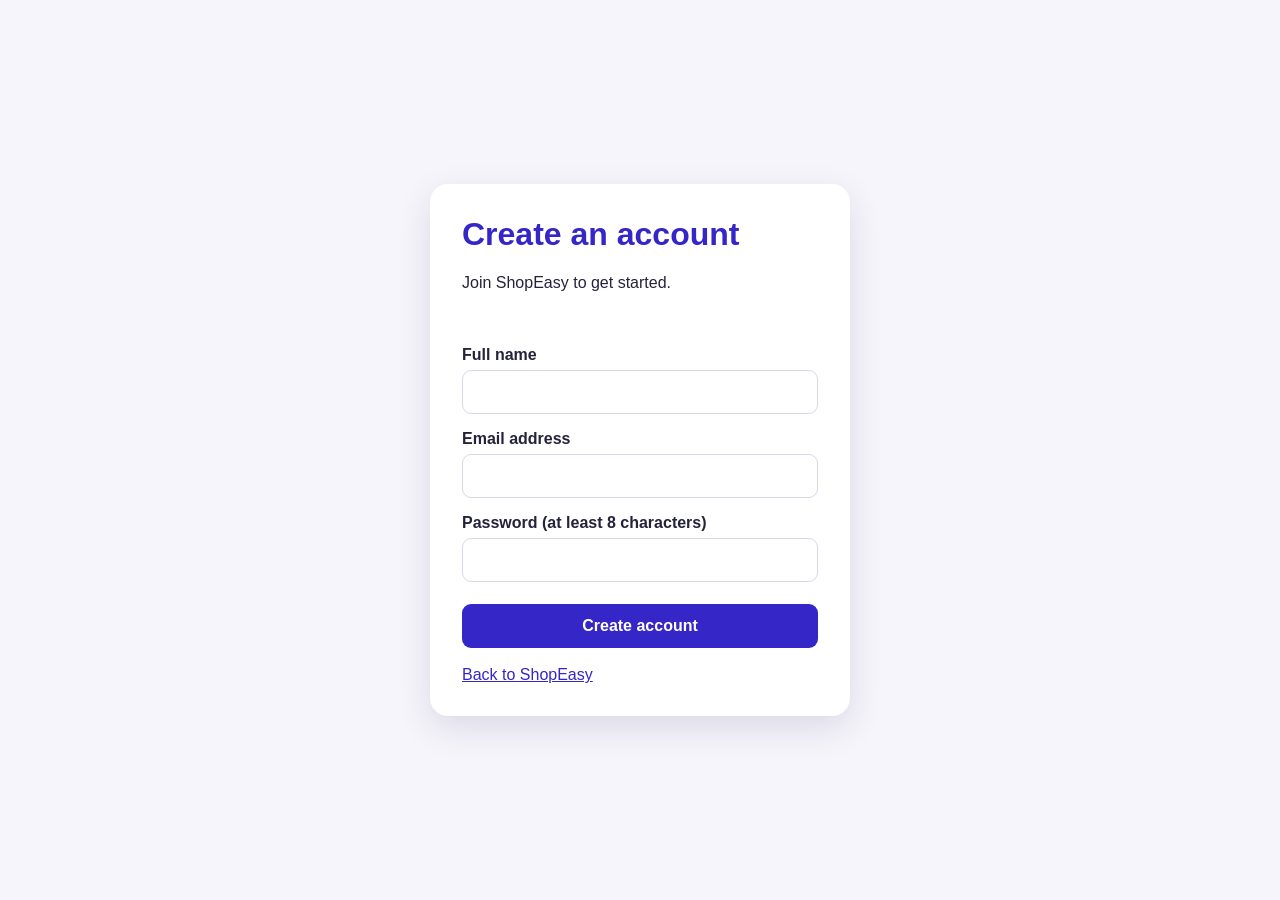
<file: backend/src/main/webapp/register.html>
<!DOCTYPE html>
<html lang="en">
<head>
  <meta charset="UTF-8">
  <meta name="viewport" content="width=device-width, initial-scale=1.0">
  <title>Create a ShopEasy Account</title>

  <style>
    * {
      box-sizing: border-box;
    }

    body {
      margin: 0;
      min-height: 100vh;
      display: grid;
      place-items: center;
      padding: 20px;
      font-family: Arial, sans-serif;
      color: #24233a;
      background: #f6f5fb;
    }

    .register-card {
      width: min(100%, 420px);
      padding: 32px;
      border-radius: 18px;
      background: white;
      box-shadow: 0 12px 35px rgba(30, 25, 80, 0.12);
    }

    h1 {
      margin-top: 0;
      color: #3526c8;
    }

    label {
      display: block;
      margin: 16px 0 6px;
      font-weight: bold;
    }

    input {
      width: 100%;
      padding: 12px;
      border: 1px solid #d8d7e5;
      border-radius: 9px;
      font: inherit;
    }

    button {
      width: 100%;
      margin-top: 22px;
      padding: 13px;
      border: 0;
      border-radius: 9px;
      color: white;
      background: #3526c8;
      font: inherit;
      font-weight: bold;
      cursor: pointer;
    }

    button:disabled {
      opacity: 0.6;
      cursor: wait;
    }

    #registration-message {
      min-height: 22px;
    }

    .back-link {
      display: inline-block;
      margin-top: 18px;
      color: #3526c8;
    }
  </style>

  <script src="register.js" defer></script>
</head>
<body>
  <main class="register-card">
    <h1>Create an account</h1>
    <p>Join ShopEasy to get started.</p>

    <p id="registration-message" aria-live="polite"></p>

    <form id="registration-form">
      <label for="full-name">Full name</label>
      <input
        id="full-name"
        name="fullName"
        type="text"
        maxlength="120"
        autocomplete="name"
        required
      >

      <label for="email">Email address</label>
      <input
        id="email"
        name="email"
        type="email"
        maxlength="255"
        autocomplete="email"
        required
      >

      <label for="password">Password (at least 8 characters)</label>
      <input
        id="password"
        name="password"
        type="password"
        minlength="8"
        maxlength="128"
        autocomplete="new-password"
        required
      >

      <button type="submit">Create account</button>
    </form>

    <a class="back-link" href="./">Back to ShopEasy</a>
  </main>
</body>
</html>
</file>
